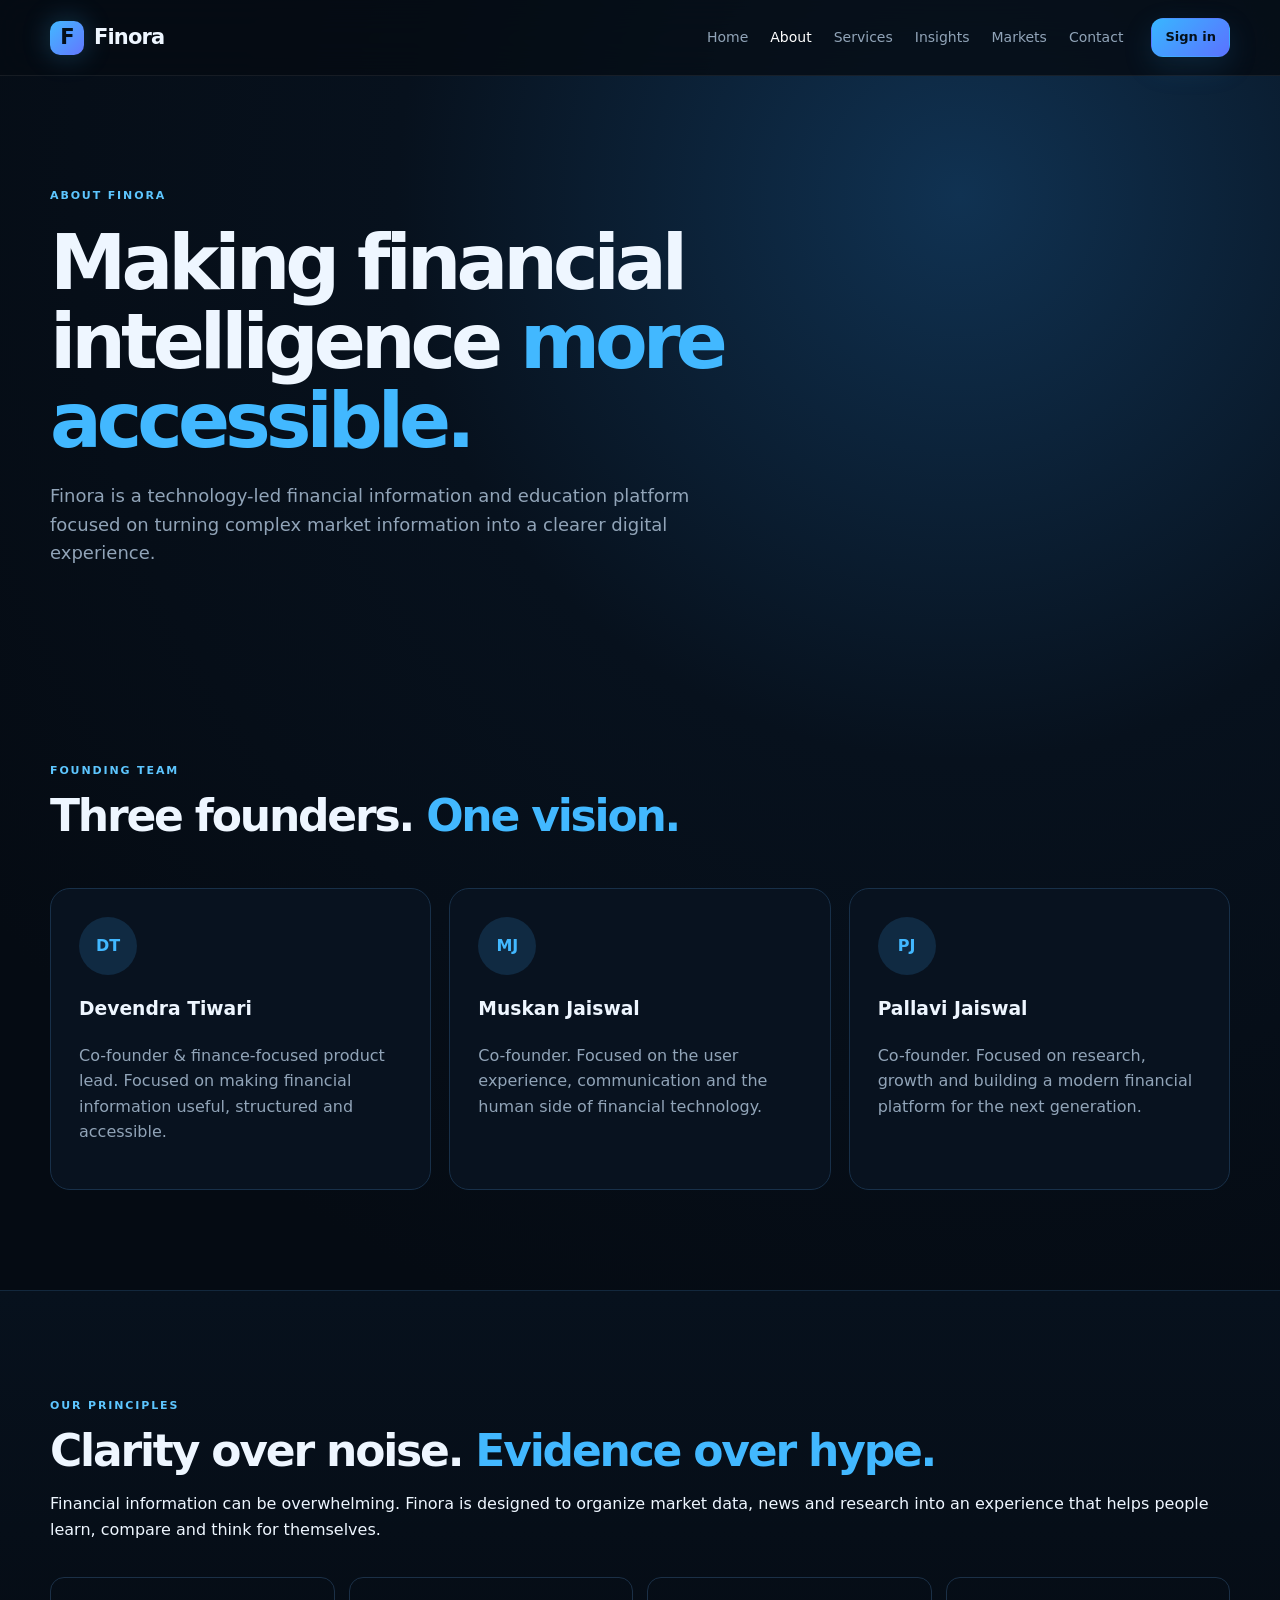
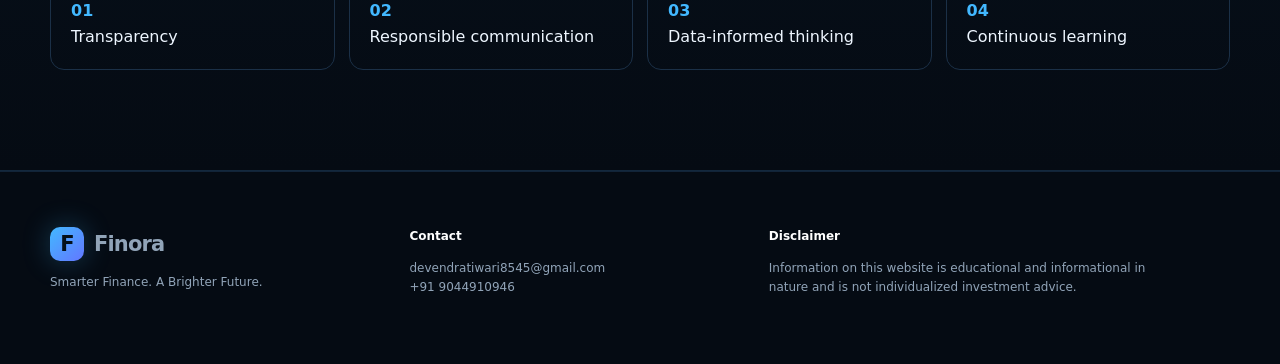
<file: about.html>
<!doctype html><html lang="en"><head><meta charset="utf-8"><meta name="viewport" content="width=device-width,initial-scale=1"><title>About Finora</title><link rel="stylesheet" href="style.css"></head><body><header class="nav"><a class="brand" href="index.html"><span class="brand-mark">F</span>Finora</a><button class="menu">☰</button><nav><a href="index.html">Home</a><a class="active" href="about.html">About</a><a href="services.html">Services</a><a href="insights.html">Insights</a><a href="dashboard.html">Markets</a><a href="contact.html">Contact</a></nav><a class="btn small" href="auth.html">Sign in</a></header><main><section class="page-hero container"><span class="eyebrow">ABOUT FINORA</span><h1>Making financial intelligence <span>more accessible.</span></h1><p>Finora is a technology-led financial information and education platform focused on turning complex market information into a clearer digital experience.</p></section><section class="section container"><div class="section-head"><div><span class="eyebrow">FOUNDING TEAM</span><h2>Three founders. <span>One vision.</span></h2></div></div><div class="founder-grid"><article><div class="avatar">DT</div><h3>Devendra Tiwari</h3><p>Co-founder & finance-focused product lead. Focused on making financial information useful, structured and accessible.</p></article><article><div class="avatar">MJ</div><h3>Muskan Jaiswal</h3><p>Co-founder. Focused on the user experience, communication and the human side of financial technology.</p></article><article><div class="avatar">PJ</div><h3>Pallavi Jaiswal</h3><p>Co-founder. Focused on research, growth and building a modern financial platform for the next generation.</p></article></div></section><section class="section dark-band"><div class="container prose"><span class="eyebrow">OUR PRINCIPLES</span><h2>Clarity over noise. <span>Evidence over hype.</span></h2><p>Financial information can be overwhelming. Finora is designed to organize market data, news and research into an experience that helps people learn, compare and think for themselves.</p><div class="principles"><div><b>01</b><span>Transparency</span></div><div><b>02</b><span>Responsible communication</span></div><div><b>03</b><span>Data-informed thinking</span></div><div><b>04</b><span>Continuous learning</span></div></div></div></section></main><footer class="footer"><div><a class="brand" href="index.html"><span class="brand-mark">F</span>Finora</a><p>Smarter Finance. A Brighter Future.</p></div><div><strong>Contact</strong><p>devendratiwari8545@gmail.com<br>+91 9044910946</p></div><div><strong>Disclaimer</strong><p>Information on this website is educational and informational in nature and is not individualized investment advice.</p></div></footer><script src="app.js"></script></body></html>
</file>
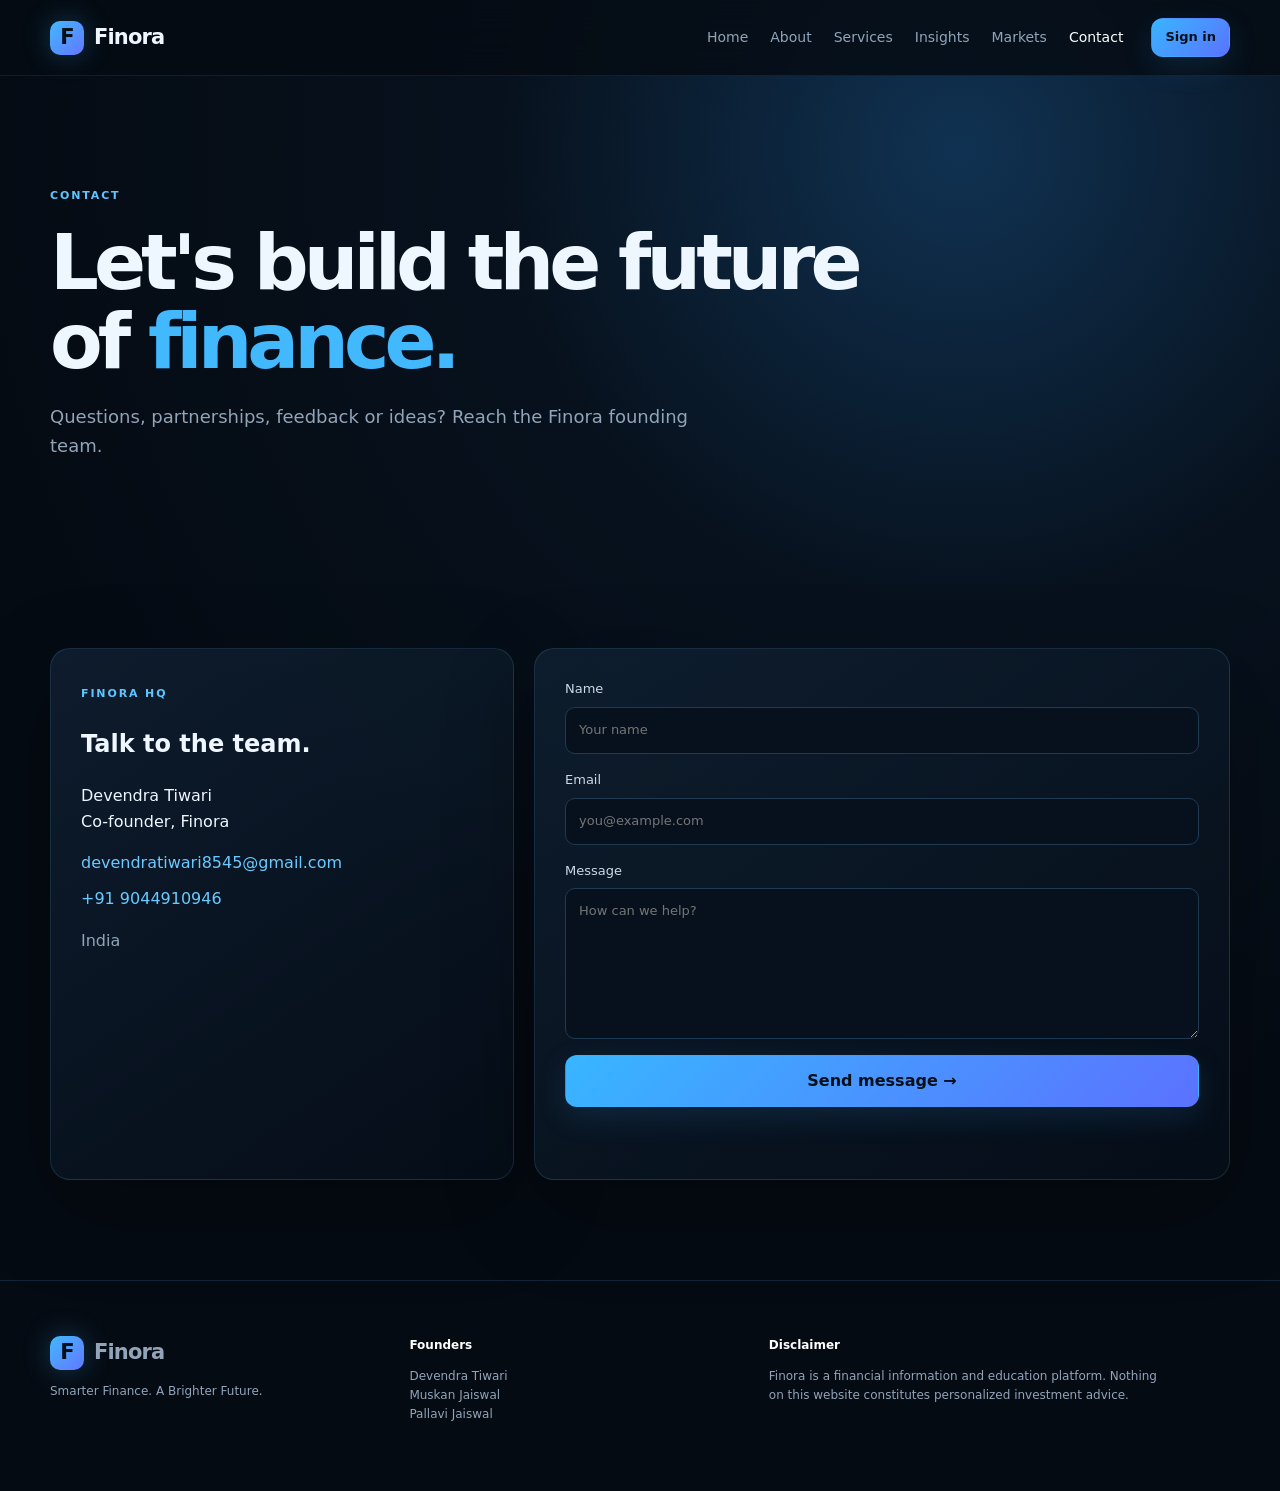
<file: contact.html>
<!doctype html><html lang="en"><head><meta charset="utf-8"><meta name="viewport" content="width=device-width,initial-scale=1"><title>Contact Finora</title><link rel="stylesheet" href="style.css"></head><body><header class="nav"><a class="brand" href="index.html"><span class="brand-mark">F</span>Finora</a><button class="menu">☰</button><nav><a href="index.html">Home</a><a href="about.html">About</a><a href="services.html">Services</a><a href="insights.html">Insights</a><a href="dashboard.html">Markets</a><a class="active" href="contact.html">Contact</a></nav><a class="btn small" href="auth.html">Sign in</a></header><main><section class="page-hero container"><span class="eyebrow">CONTACT</span><h1>Let's build the future of <span>finance.</span></h1><p>Questions, partnerships, feedback or ideas? Reach the Finora founding team.</p></section><section class="section container contact-grid"><div class="contact-card glass"><span class="eyebrow">FINORA HQ</span><h2>Talk to the team.</h2><p>Devendra Tiwari<br>Co-founder, Finora</p><a href="mailto:devendratiwari8545@gmail.com">devendratiwari8545@gmail.com</a><a href="tel:+919044910946">+91 9044910946</a><p class="muted">India</p></div><form id="contactForm" class="form glass"><label>Name<input required name="name" placeholder="Your name"></label><label>Email<input required type="email" name="email" placeholder="you@example.com"></label><label>Message<textarea required name="message" rows="6" placeholder="How can we help?"></textarea></label><button class="btn" type="submit">Send message →</button><p id="contactStatus" class="status"></p></form></section></main><footer class="footer"><div><a class="brand" href="index.html"><span class="brand-mark">F</span>Finora</a><p>Smarter Finance. A Brighter Future.</p></div><div><strong>Founders</strong><p>Devendra Tiwari<br>Muskan Jaiswal<br>Pallavi Jaiswal</p></div><div><strong>Disclaimer</strong><p>Finora is a financial information and education platform. Nothing on this website constitutes personalized investment advice.</p></div></footer><script src="app.js"></script></body></html>
</file>
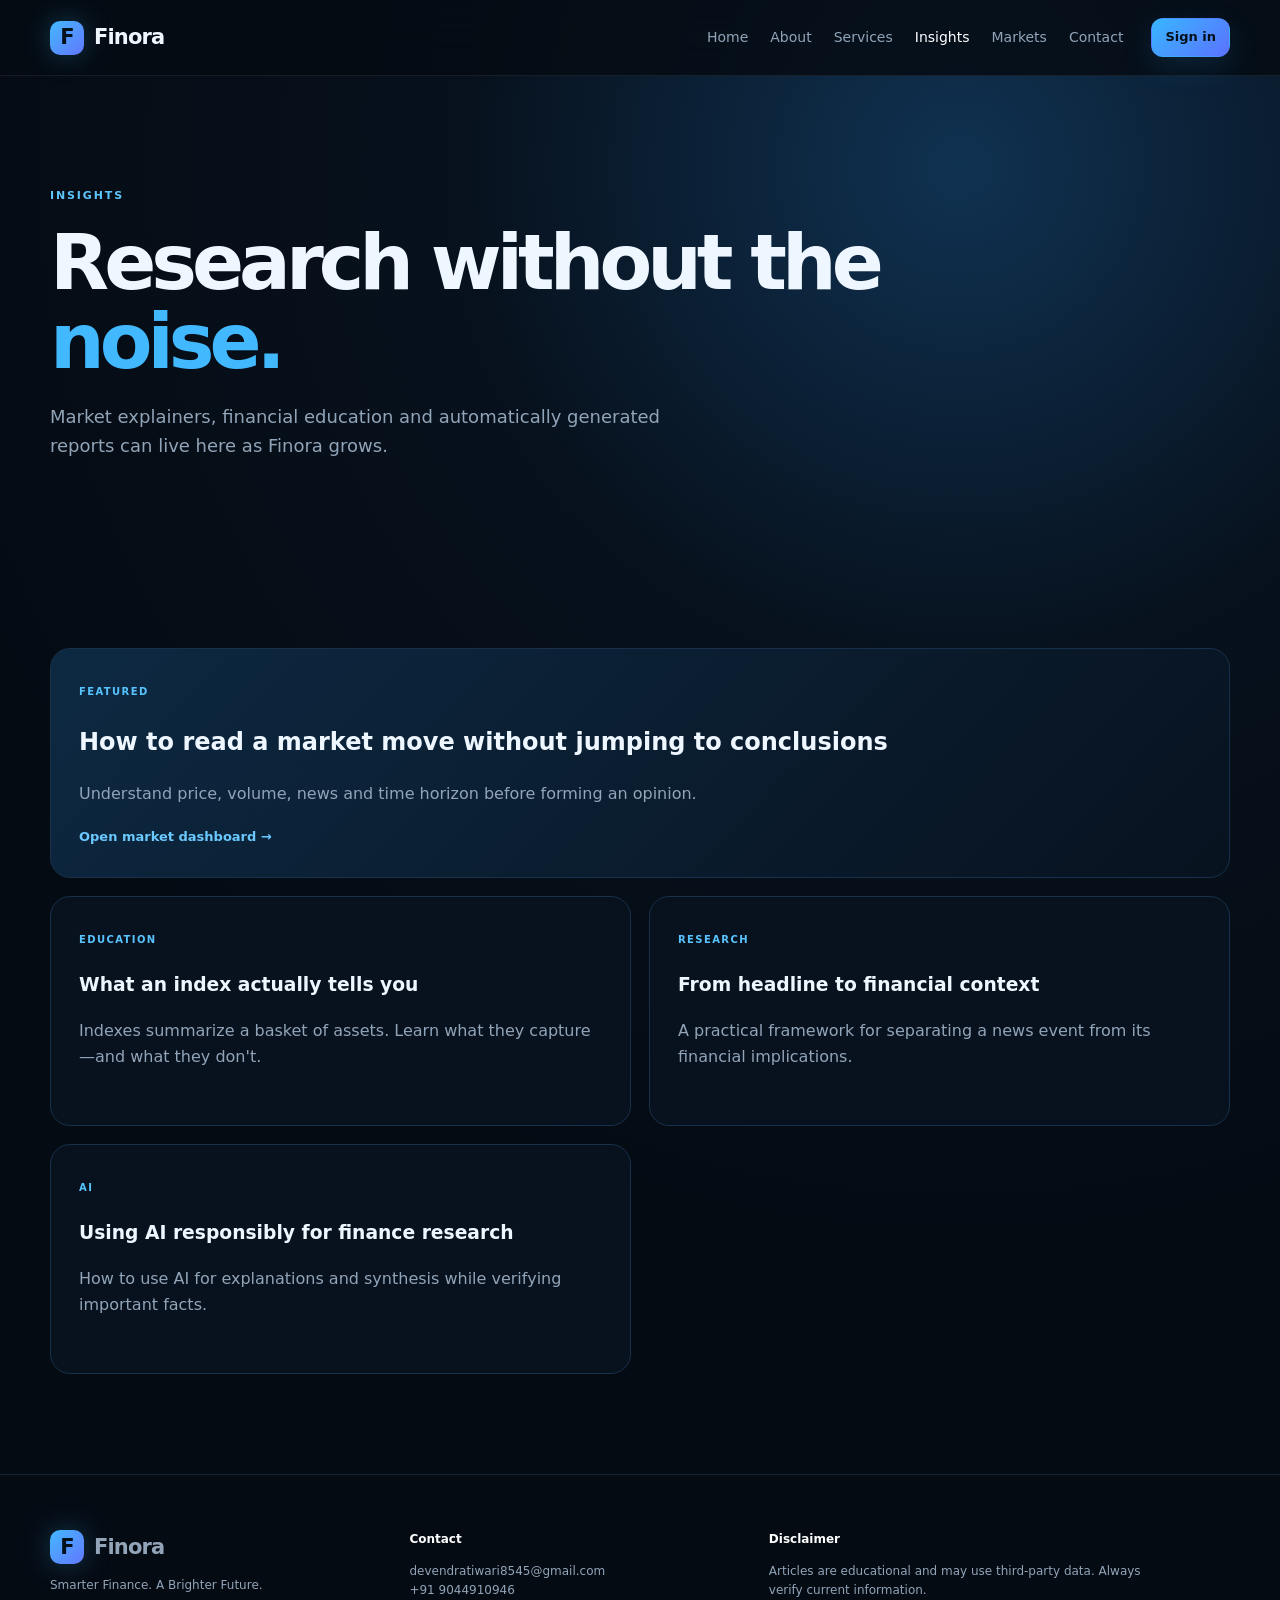
<file: insights.html>
<!doctype html><html lang="en"><head><meta charset="utf-8"><meta name="viewport" content="width=device-width,initial-scale=1"><title>Finora Insights</title><link rel="stylesheet" href="style.css"></head><body><header class="nav"><a class="brand" href="index.html"><span class="brand-mark">F</span>Finora</a><button class="menu">☰</button><nav><a href="index.html">Home</a><a href="about.html">About</a><a href="services.html">Services</a><a class="active" href="insights.html">Insights</a><a href="dashboard.html">Markets</a><a href="contact.html">Contact</a></nav><a class="btn small" href="auth.html">Sign in</a></header><main><section class="page-hero container"><span class="eyebrow">INSIGHTS</span><h1>Research without the <span>noise.</span></h1><p>Market explainers, financial education and automatically generated reports can live here as Finora grows.</p></section><section class="section container"><div class="insight-grid"><article class="insight featured"><span class="tag">FEATURED</span><h2>How to read a market move without jumping to conclusions</h2><p>Understand price, volume, news and time horizon before forming an opinion.</p><a href="dashboard.html">Open market dashboard →</a></article><article class="insight"><span class="tag">EDUCATION</span><h3>What an index actually tells you</h3><p>Indexes summarize a basket of assets. Learn what they capture—and what they don't.</p></article><article class="insight"><span class="tag">RESEARCH</span><h3>From headline to financial context</h3><p>A practical framework for separating a news event from its financial implications.</p></article><article class="insight"><span class="tag">AI</span><h3>Using AI responsibly for finance research</h3><p>How to use AI for explanations and synthesis while verifying important facts.</p></article></div></section></main><footer class="footer"><div><a class="brand" href="index.html"><span class="brand-mark">F</span>Finora</a><p>Smarter Finance. A Brighter Future.</p></div><div><strong>Contact</strong><p>devendratiwari8545@gmail.com<br>+91 9044910946</p></div><div><strong>Disclaimer</strong><p>Articles are educational and may use third-party data. Always verify current information.</p></div></footer><script src="app.js"></script></body></html>
</file>
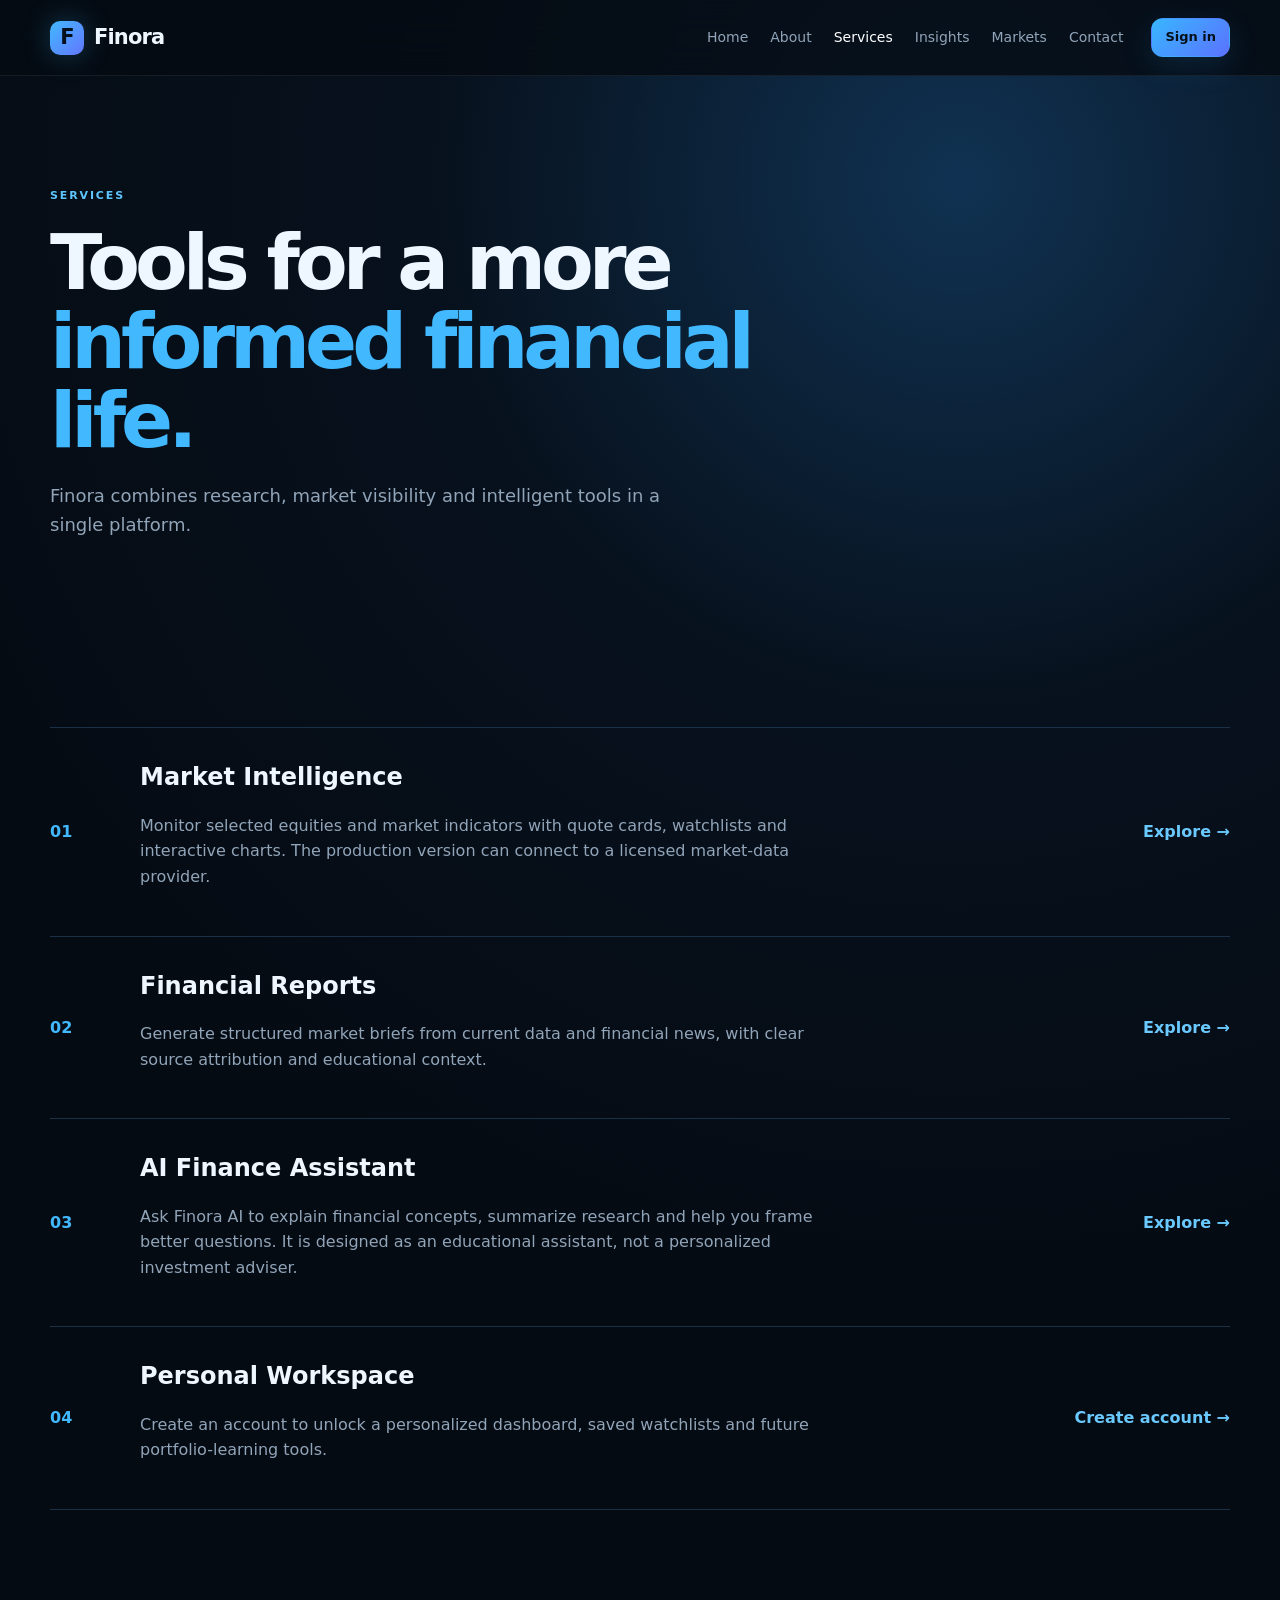
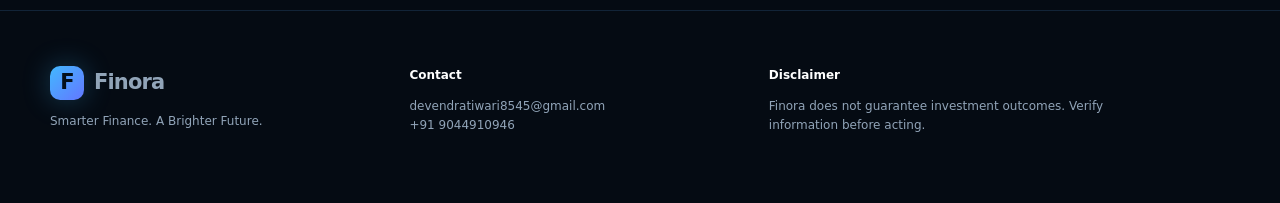
<file: services.html>
<!doctype html><html lang="en"><head><meta charset="utf-8"><meta name="viewport" content="width=device-width,initial-scale=1"><title>Finora Services</title><link rel="stylesheet" href="style.css"></head><body><header class="nav"><a class="brand" href="index.html"><span class="brand-mark">F</span>Finora</a><button class="menu">☰</button><nav><a href="index.html">Home</a><a href="about.html">About</a><a class="active" href="services.html">Services</a><a href="insights.html">Insights</a><a href="dashboard.html">Markets</a><a href="contact.html">Contact</a></nav><a class="btn small" href="auth.html">Sign in</a></header><main><section class="page-hero container"><span class="eyebrow">SERVICES</span><h1>Tools for a more <span>informed financial life.</span></h1><p>Finora combines research, market visibility and intelligent tools in a single platform.</p></section><section class="section container"><div class="service-list"><article><span>01</span><div><h2>Market Intelligence</h2><p>Monitor selected equities and market indicators with quote cards, watchlists and interactive charts. The production version can connect to a licensed market-data provider.</p></div><a href="dashboard.html">Explore →</a></article><article><span>02</span><div><h2>Financial Reports</h2><p>Generate structured market briefs from current data and financial news, with clear source attribution and educational context.</p></div><a href="insights.html">Explore →</a></article><article><span>03</span><div><h2>AI Finance Assistant</h2><p>Ask Finora AI to explain financial concepts, summarize research and help you frame better questions. It is designed as an educational assistant, not a personalized investment adviser.</p></div><a href="dashboard.html#assistant">Explore →</a></article><article><span>04</span><div><h2>Personal Workspace</h2><p>Create an account to unlock a personalized dashboard, saved watchlists and future portfolio-learning tools.</p></div><a href="auth.html">Create account →</a></article></div></section></main><footer class="footer"><div><a class="brand" href="index.html"><span class="brand-mark">F</span>Finora</a><p>Smarter Finance. A Brighter Future.</p></div><div><strong>Contact</strong><p>devendratiwari8545@gmail.com<br>+91 9044910946</p></div><div><strong>Disclaimer</strong><p>Finora does not guarantee investment outcomes. Verify information before acting.</p></div></footer><script src="app.js"></script></body></html>
</file>
<file: style.css>
:root{--bg:#050b13;--panel:#0a1320;--panel2:#0d1a2a;--text:#eef6ff;--muted:#91a4b8;--blue:#42b8ff;--line:#1b3047;--green:#39d99a;--max:1180px}*{box-sizing:border-box}html{scroll-behavior:smooth}body{margin:0;background:radial-gradient(circle at 75% 10%,#103252 0,#07111d 28%,var(--bg) 60%);color:var(--text);font-family:Inter,system-ui,sans-serif;line-height:1.6}a{color:inherit;text-decoration:none}button,input,textarea,select{font:inherit}.container{width:min(var(--max),calc(100% - 40px));margin:auto}.nav{height:76px;padding:0 max(20px,calc((100% - 1180px)/2));display:flex;align-items:center;gap:28px;border-bottom:1px solid rgba(255,255,255,.07);position:sticky;top:0;z-index:20;background:rgba(5,11,19,.82);backdrop-filter:blur(18px)}.brand{display:flex;align-items:center;gap:10px;font-weight:800;font-size:21px;letter-spacing:-.04em}.brand-mark{display:grid;place-items:center;width:34px;height:34px;border-radius:10px;background:linear-gradient(135deg,var(--blue),#6377ff);color:#04101b;box-shadow:0 0 28px rgba(66,184,255,.28)}nav{display:flex;gap:22px;margin-left:auto}nav a{font-size:14px;color:var(--muted)}nav a:hover,nav a.active{color:#fff}.menu{display:none;background:none;border:0;color:#fff;font-size:22px}.btn{display:inline-flex;justify-content:center;align-items:center;gap:8px;border:1px solid transparent;border-radius:12px;padding:12px 18px;background:linear-gradient(135deg,#38b6ff,#5b72ff);color:#04101a;font-weight:800;cursor:pointer;box-shadow:0 10px 30px rgba(48,145,220,.16)}.btn.small{padding:8px 13px;font-size:13px}.btn.ghost{background:transparent;color:#dcecff;border-color:#29445e;box-shadow:none}.hero{min-height:700px;display:grid;grid-template-columns:1.05fr .95fr;align-items:center;gap:60px}.eyebrow{display:inline-block;color:#5dc6ff;font-size:11px;font-weight:800;letter-spacing:.17em}.hero h1,.page-hero h1{font-size:clamp(46px,6vw,78px);line-height:1.03;letter-spacing:-.065em;margin:16px 0 22px}.hero h1 span,.page-hero h1 span,h2 span{color:var(--blue)}.hero p,.page-hero p{font-size:18px;color:var(--muted);max-width:650px}.actions{display:flex;gap:12px;margin:28px 0}.founders{display:flex;flex-wrap:wrap;gap:10px;align-items:center;color:var(--muted);font-size:12px}.founders b{color:#dcecff;border:1px solid #20384f;padding:5px 9px;border-radius:999px}.glass,.dash-card,.quote-card{background:linear-gradient(145deg,rgba(16,32,50,.84),rgba(6,14,24,.84));border:1px solid rgba(108,180,235,.16);box-shadow:0 30px 90px rgba(0,0,0,.3)}.hero-panel{padding:24px;border-radius:24px}.panel-top,.panel-bottom,.card-head,.dash-head{display:flex;justify-content:space-between;align-items:center;gap:20px}.panel-top,.panel-bottom{font-size:11px;color:var(--muted);letter-spacing:.08em}.live-dot{color:var(--green);font-size:11px}.quote-row{display:flex;justify-content:space-between;align-items:end;padding:26px 0 12px}.quote-row small,.quote-card span{color:var(--muted);font-size:11px;letter-spacing:.08em}.quote-row strong{display:block;font-size:32px}.positive{color:var(--green);font-weight:800}.spark{height:230px}.spark svg{width:100%;height:100%}.ticker{overflow:hidden;border-block:1px solid #122438;background:#07111d}.ticker-track{display:flex;gap:70px;width:max-content;padding:16px 0;animation:scroll 28s linear infinite;color:#7f97ad;font-size:11px;letter-spacing:.18em;font-weight:800}@keyframes scroll{to{transform:translateX(-50%)}}.section{padding:100px 0}.section-head{display:flex;justify-content:space-between;gap:30px;margin-bottom:38px}.section-head h2,.split h2,.prose h2{font-size:44px;line-height:1.1;letter-spacing:-.05em;margin:10px 0}.section-head p{max-width:400px;color:var(--muted)}.feature-grid,.founder-grid,.insight-grid{display:grid;grid-template-columns:repeat(3,1fr);gap:18px}.feature-grid article,.founder-grid article,.insight{padding:28px;border:1px solid #183049;border-radius:20px;background:#08121f}.feature-grid h3{font-size:21px}.feature-grid p,.founder-grid p,.insight p{color:var(--muted)}.feature-icon{display:grid;place-items:center;width:44px;height:44px;border-radius:12px;background:#0d2740;color:var(--blue);font-size:20px}.feature-grid a,.insight a{color:#6ac9ff;font-weight:700;font-size:13px}.dark-band{background:linear-gradient(180deg,#07111d,#050b13);border-block:1px solid #13283d}.split{display:grid;grid-template-columns:1fr 1fr;gap:70px;align-items:center}.mini-cards{display:grid;grid-template-columns:1fr 1fr;gap:14px}.mini-cards div{padding:24px;border:1px solid #1a3147;border-radius:18px;background:#081421}.mini-cards strong{color:#4ebeff}.mini-cards span{display:block;font-weight:800;margin-top:14px}.mini-cards p{color:var(--muted);font-size:13px}.footer{display:grid;grid-template-columns:1fr 1fr 1.4fr;gap:30px;padding:55px max(20px,calc((100% - 1180px)/2));border-top:1px solid #122438;color:var(--muted);font-size:12px}.footer strong{color:#fff}.footer p{max-width:400px}.page-hero{padding:105px 0 70px}.page-hero h1{max-width:850px}.founder-grid{grid-template-columns:repeat(3,1fr)}.founder-grid article{min-height:260px}.avatar{width:58px;height:58px;border-radius:50%;display:grid;place-items:center;background:#102a42;color:var(--blue);font-weight:800}.principles{display:grid;grid-template-columns:repeat(4,1fr);gap:14px;margin-top:35px}.principles div{padding:20px;border:1px solid #1b3047;border-radius:14px}.principles b{display:block;color:var(--blue)}.service-list{border-top:1px solid #1a3047}.service-list article{display:grid;grid-template-columns:70px 1fr auto;gap:20px;align-items:center;padding:30px 0;border-bottom:1px solid #1a3047}.service-list article>span{color:var(--blue);font-weight:800}.service-list h2{margin:0}.service-list p{color:var(--muted);max-width:720px}.service-list a{color:#6ac9ff;font-weight:800}.insight-grid{grid-template-columns:repeat(2,1fr)}.insight{min-height:230px}.insight.featured{grid-column:span 2;background:linear-gradient(135deg,#0d2942,#08121f)}.tag{color:#58c4ff;font-size:10px;font-weight:800;letter-spacing:.14em}.contact-grid{display:grid;grid-template-columns:.8fr 1.2fr;gap:20px}.contact-card,.form{padding:30px;border-radius:20px}.contact-card a{display:block;color:#6ac9ff;margin:10px 0}.form{display:grid;gap:16px}.form label,.auth-card label{display:grid;gap:7px;color:#cbd9e7;font-size:13px}.form input,.form textarea,.auth-card input,.chat-form input,.card-head select{width:100%;border:1px solid #203a52;border-radius:10px;background:#07111d;color:#fff;padding:12px 13px;outline:none}.status{font-size:13px;color:#6ac9ff}.muted{color:var(--muted)}.tiny{font-size:11px}.auth-page{min-height:100vh}.auth-wrap{min-height:calc(100vh - 76px);display:grid;place-items:center;padding:40px 20px}.auth-card{width:min(520px,100%);padding:34px;border-radius:24px}.auth-card h1{font-size:35px;line-height:1.1}.tabs{display:flex;border-bottom:1px solid #1a3047;margin:25px 0}.tab{padding:12px 15px;border:0;background:none;color:var(--muted);cursor:pointer}.tab.active{color:#fff;border-bottom:2px solid var(--blue)}#authForm{display:grid;gap:15px}.dashboard{padding:50px 0}.dash-head h1{font-size:48px;line-height:1.05;letter-spacing:-.05em;margin:8px 0}.dash-head h1 span{color:var(--blue)}.quote-grid{display:grid;grid-template-columns:repeat(4,1fr);gap:14px;margin:30px 0}.quote-card{padding:20px;border-radius:16px}.quote-card strong{display:block;font-size:25px;margin:7px 0}.quote-card small{color:var(--muted)}.dash-grid{display:grid;grid-template-columns:1.4fr .8fr;gap:18px}.dash-card{border-radius:20px;padding:24px;margin-top:18px}.chart-wrap{height:360px;margin-top:18px}.card-head h2{margin:5px 0;font-size:22px}.news-list{display:grid;gap:13px;max-height:390px;overflow:auto;margin-top:16px}.news-item{padding-bottom:13px;border-bottom:1px solid #183049}.news-item a{font-weight:700;font-size:13px}.news-item small{display:block;color:var(--muted);margin-top:4px}.report{display:flex;justify-content:space-between;align-items:center;gap:25px}.report-output{margin-top:20px;padding:20px;border:1px solid #1a334b;border-radius:14px;background:#07111d;white-space:pre-wrap}.hidden{display:none}.assistant{padding-bottom:26px}.chat{min-height:170px;max-height:330px;overflow:auto;padding:16px;background:#06101b;border:1px solid #173149;border-radius:15px;display:grid;gap:10px}.bubble{max-width:80%;padding:11px 14px;border-radius:13px;font-size:13px}.bubble.ai{background:#10253a}.bubble.user{justify-self:end;background:#173e5a}.chat-form{display:grid;grid-template-columns:1fr auto;gap:10px;margin-top:12px}.chat-form input{min-width:0}
@media(max-width:900px){nav{display:none}.menu{display:block;margin-left:auto}.nav>.btn{display:none}.nav{gap:14px}.hero,.split,.dash-grid,.contact-grid{grid-template-columns:1fr}.hero{padding:65px 0}.section-head{display:block}.feature-grid,.founder-grid{grid-template-columns:1fr}.quote-grid{grid-template-columns:repeat(2,1fr)}.footer{grid-template-columns:1fr}.principles{grid-template-columns:repeat(2,1fr)}.insight-grid{grid-template-columns:1fr}.insight.featured{grid-column:auto}.service-list article{grid-template-columns:45px 1fr}.service-list article>a{grid-column:2}.dash-head{display:block}.dash-head .btn{margin-top:20px}}@media(max-width:600px){.container{width:min(100% - 28px,var(--max))}.hero h1,.page-hero h1{font-size:43px}.section{padding:70px 0}.section-head h2,.split h2,.prose h2{font-size:35px}.quote-grid{grid-template-columns:1fr 1fr}.quote-card{padding:15px}.quote-card strong{font-size:20px}.dash-head h1{font-size:38px}.report{display:block}.report .btn{margin-top:15px}.principles{grid-template-columns:1fr}.actions{flex-direction:column}.founders{align-items:flex-start;flex-direction:column}.chart-wrap{height:270px}}
</file>
